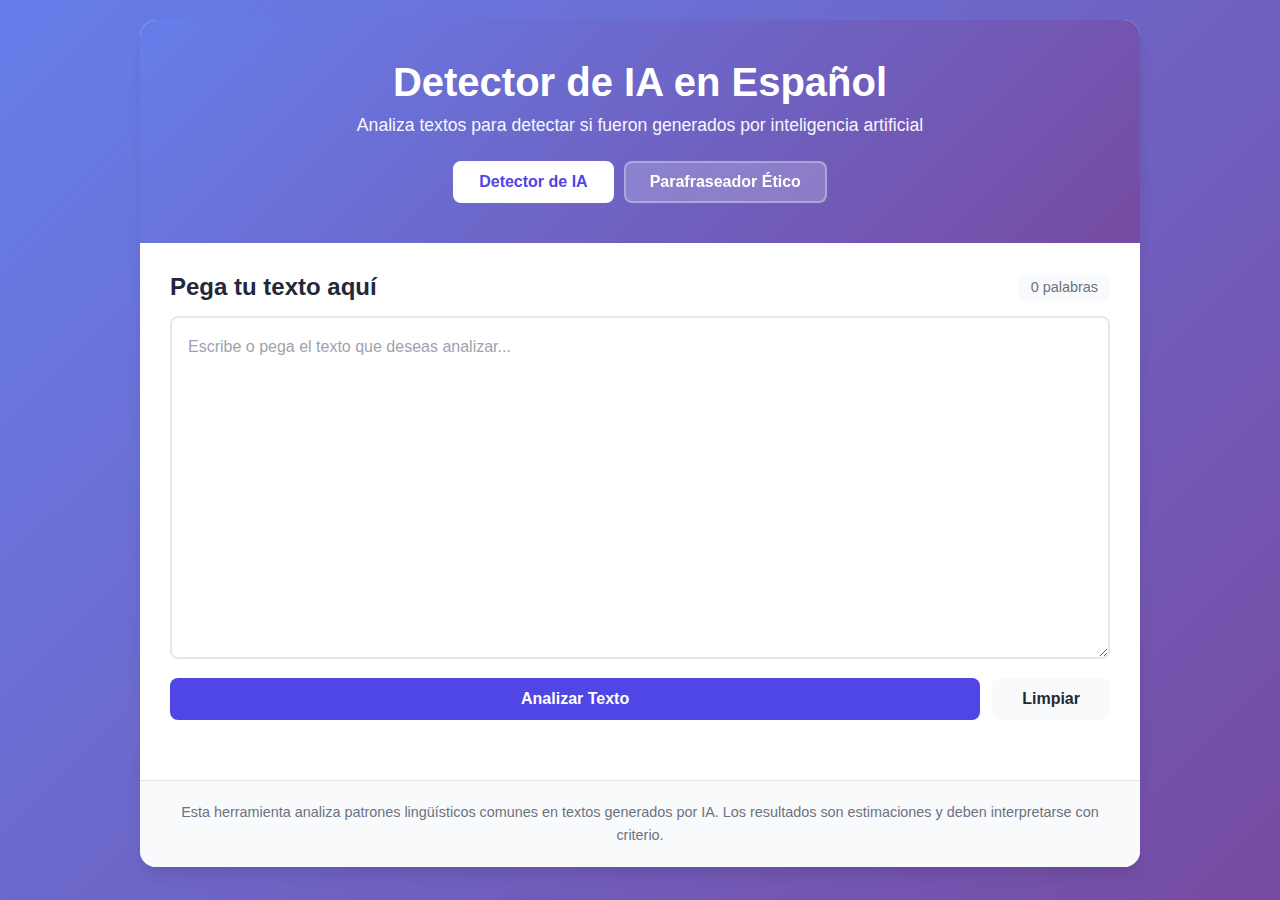
<file: index.html>
<!DOCTYPE html>
<html lang="es">
<head>
    <meta charset="UTF-8">
    <meta name="viewport" content="width=device-width, initial-scale=1.0">
    <title>Detector de IA en Español</title>
    <link rel="stylesheet" href="styles.css">
</head>
<body>
    <div class="container">
        <header>
            <h1>Detector de IA en Español</h1>
            <p class="subtitle">Analiza textos para detectar si fueron generados por inteligencia artificial</p>

            <nav class="tabs">
                <button class="tab-btn active" data-tab="detector">Detector de IA</button>
                <button class="tab-btn" data-tab="paraphraser">Parafraseador Ético</button>
            </nav>
        </header>

        <main>
            <!-- AI Detector Tab -->
            <div id="detectorTab" class="tab-content active">
            <div class="input-section">
                <div class="section-header">
                    <h2>Pega tu texto aquí</h2>
                    <span class="word-count" id="wordCount">0 palabras</span>
                </div>
                <textarea
                    id="textInput"
                    placeholder="Escribe o pega el texto que deseas analizar..."
                    rows="12"
                ></textarea>
                <div class="button-container">
                    <button id="analyzeBtn" class="primary-btn">Analizar Texto</button>
                    <button id="clearBtn" class="secondary-btn">Limpiar</button>
                </div>
            </div>

            <div class="progress-section" id="progressSection" style="display: none;">
                <div class="progress-container">
                    <div class="progress-text" id="progressText">Iniciando análisis...</div>
                    <div class="progress-bar-container">
                        <div class="progress-bar-fill" id="progressBar"></div>
                    </div>
                </div>
            </div>

            <div class="results-section" id="resultsSection" style="display: none;">
                <div class="section-header">
                    <h2>Resultados del Análisis</h2>
                </div>

                <div class="probability-card">
                    <div class="probability-label">Probabilidad de ser generado por IA</div>
                    <div class="probability-score" id="probabilityScore">0%</div>
                    <div class="probability-bar">
                        <div class="probability-fill" id="probabilityFill"></div>
                    </div>
                    <div class="verdict" id="verdict"></div>
                </div>

                <div class="analysis-details">
                    <h3>Detalles del Análisis</h3>
                    <div class="details-grid">
                        <div class="detail-item">
                            <span class="detail-label">Uniformidad del texto:</span>
                            <span class="detail-value" id="uniformity">-</span>
                        </div>
                        <div class="detail-item">
                            <span class="detail-label">Complejidad léxica:</span>
                            <span class="detail-value" id="complexity">-</span>
                        </div>
                        <div class="detail-item">
                            <span class="detail-label">Variación de oraciones:</span>
                            <span class="detail-value" id="sentenceVariation">-</span>
                        </div>
                        <div class="detail-item">
                            <span class="detail-label">Patrones repetitivos:</span>
                            <span class="detail-value" id="patterns">-</span>
                        </div>
                        <div class="detail-item">
                            <span class="detail-label">Naturalidad lingüística:</span>
                            <span class="detail-value" id="naturalness">-</span>
                        </div>
                        <div class="detail-item">
                            <span class="detail-label">Uso de conectores:</span>
                            <span class="detail-value" id="connectors">-</span>
                        </div>
                        <div class="detail-item" id="burstinessItem" style="display: none;">
                            <span class="detail-label">Variabilidad (Burstiness):</span>
                            <span class="detail-value" id="burstiness">-</span>
                        </div>
                        <div class="detail-item" id="perplexityItem" style="display: none;">
                            <span class="detail-label">Perplejidad (Perplexity):</span>
                            <span class="detail-value" id="perplexity">-</span>
                        </div>
                        <div class="detail-item">
                            <span class="detail-label">Manipulación detectada:</span>
                            <span class="detail-value" id="manipulation">-</span>
                        </div>
                    </div>
                </div>

                <div class="highlighted-text">
                    <h3>Texto Analizado</h3>
                    <div class="text-display" id="highlightedText"></div>
                    <div class="legend">
                        <span class="legend-item"><span class="color-box high-risk"></span> Alta probabilidad IA</span>
                        <span class="legend-item"><span class="color-box medium-risk"></span> Probabilidad media</span>
                        <span class="legend-item"><span class="color-box low-risk"></span> Probable humano</span>
                    </div>
                </div>
            </div>
            </div>

            <!-- Paraphraser Tab -->
            <div id="paraphraserTab" class="tab-content">
                <div class="input-section">
                    <div class="ethics-notice">
                        <h3>⚖️ Uso Ético del Parafraseador</h3>
                        <ul>
                            <li><strong>Siempre cita la fuente original</strong> - La paráfrasis no elimina la obligación de atribuir</li>
                            <li><strong>No ocultes la autoría</strong> - Parafrasear contenido de otros como si fuera tuyo es deshonesto</li>
                            <li><strong>Respeta los derechos de autor</strong> - Verifica que tienes permiso para usar el contenido</li>
                            <li><strong>Uso educativo</strong> - Esta herramienta es para aprender a parafrasear correctamente</li>
                        </ul>
                    </div>

                    <div class="section-header">
                        <h2>Texto a parafrasear</h2>
                        <span class="word-count" id="paraWordCount">0 palabras</span>
                    </div>
                    <textarea
                        id="paraTextInput"
                        placeholder="Pega el texto que deseas parafrasear..."
                        rows="8"
                    ></textarea>

                    <div class="paraphrase-options">
                        <label for="paraphraseLevel">Nivel de paráfrasis:</label>
                        <select id="paraphraseLevel">
                            <option value="light">Ligero - Cambios mínimos</option>
                            <option value="moderate" selected>Moderado - Reestructuración</option>
                            <option value="heavy">Profundo - Reescritura completa</option>
                        </select>
                    </div>

                    <div class="button-container">
                        <button id="paraphraseBtn" class="primary-btn">Parafrasear Texto</button>
                        <button id="paraClearBtn" class="secondary-btn">Limpiar</button>
                    </div>
                </div>

                <div class="progress-section" id="paraProgressSection" style="display: none;">
                    <div class="progress-container">
                        <div class="progress-text" id="paraProgressText">Iniciando paráfrasis...</div>
                        <div class="progress-bar-container">
                            <div class="progress-bar-fill" id="paraProgressBar"></div>
                        </div>
                    </div>
                </div>

                <div class="results-section" id="paraResultsSection" style="display: none;">
                    <div class="section-header">
                        <h2>Alternativas de Paráfrasis</h2>
                    </div>

                    <!-- Warnings -->
                    <div id="warningsContainer" class="warnings-container" style="display: none;"></div>

                    <!-- Original text -->
                    <div class="original-text-box">
                        <h3>Texto Original</h3>
                        <div class="text-display" id="originalTextDisplay"></div>
                    </div>

                    <!-- Alternatives -->
                    <div class="alternatives-container" id="alternativesContainer"></div>

                    <!-- Citation suggestions -->
                    <div class="citation-box">
                        <h3>📚 Recuerda Citar la Fuente</h3>
                        <div id="citationSuggestions">
                            <p><strong>La paráfrasis NO elimina la necesidad de citar.</strong> Aquí hay algunos formatos:</p>
                            <div class="citation-formats">
                                <div class="citation-format">
                                    <strong>APA:</strong>
                                    <code id="apaFormat">Apellido, A. (Año). Título del trabajo. Editorial.</code>
                                </div>
                                <div class="citation-format">
                                    <strong>MLA:</strong>
                                    <code id="mlaFormat">Apellido, Nombre. "Título." Publicación, Fecha.</code>
                                </div>
                                <div class="citation-format">
                                    <strong>Chicago:</strong>
                                    <code id="chicagoFormat">Apellido, Nombre. Título. Ciudad: Editorial, Año.</code>
                                </div>
                            </div>
                            <div class="citation-advice" id="citationAdvice"></div>
                        </div>
                    </div>

                    <!-- Metadata -->
                    <div class="metadata-box" id="metadataBox">
                        <h4>Información del Análisis</h4>
                        <div class="metadata-grid">
                            <div><strong>Nivel aplicado:</strong> <span id="metaLevel">-</span></div>
                            <div><strong>Tono detectado:</strong> <span id="metaTone">-</span></div>
                            <div><strong>Verificación de fidelidad:</strong> <span id="metaFidelity">-</span></div>
                        </div>
                    </div>
                </div>
            </div>
        </main>

        <footer>
            <p>Esta herramienta analiza patrones lingüísticos comunes en textos generados por IA. Los resultados son estimaciones y deben interpretarse con criterio.</p>
        </footer>
    </div>

    <script src="config.js"></script>
    <script src="detector-enhanced.js"></script>
    <script src="paraphraser.js"></script>
    <script src="paraphraser-ui.js"></script>
</body>
</html>
</file>
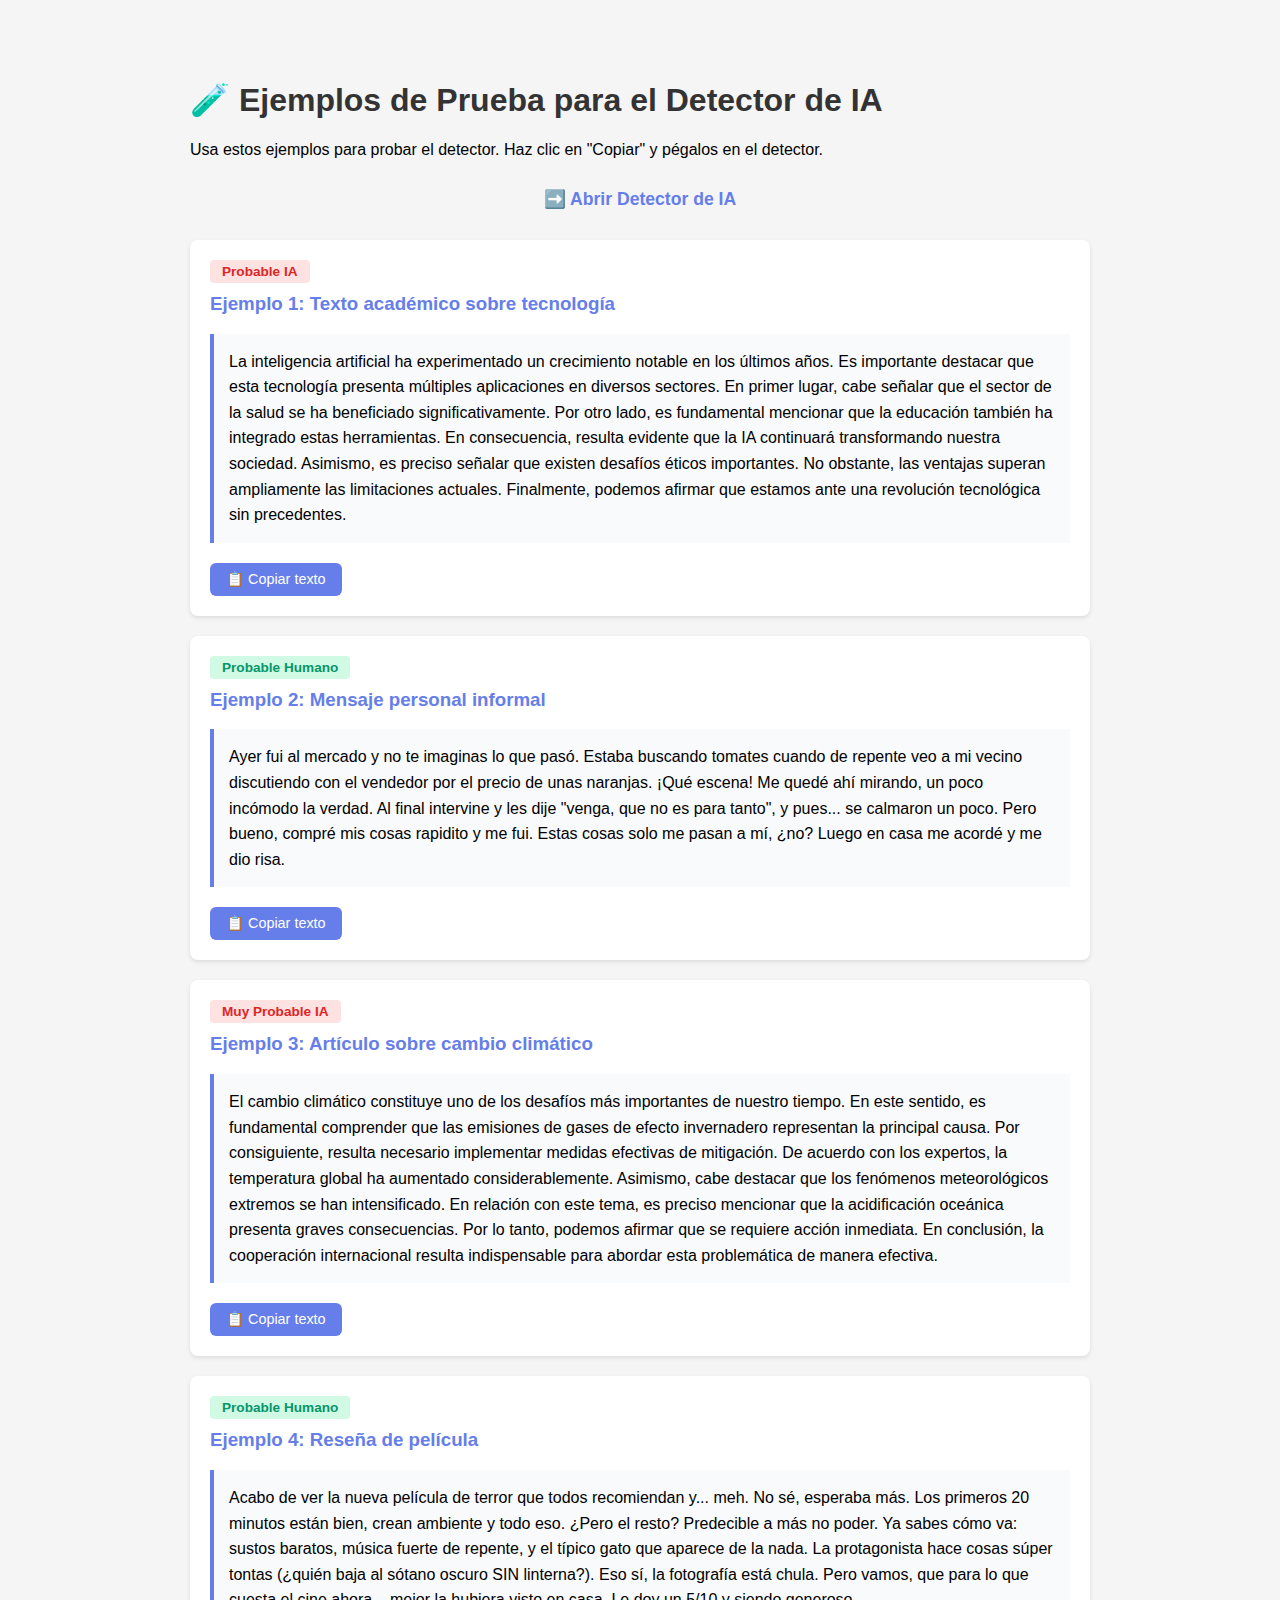
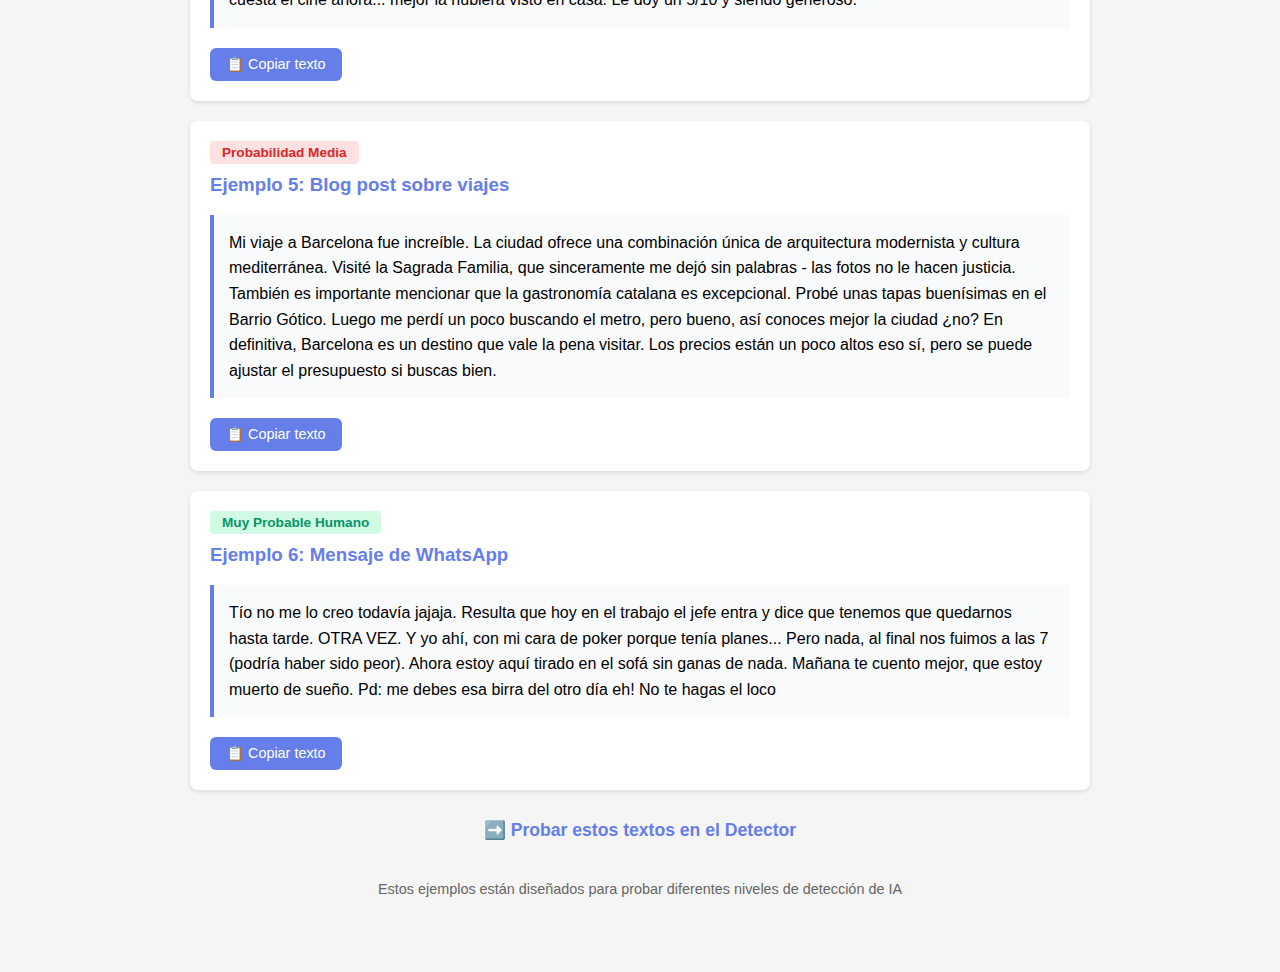
<file: test-examples.html>
<!DOCTYPE html>
<html lang="es">
<head>
    <meta charset="UTF-8">
    <meta name="viewport" content="width=device-width, initial-scale=1.0">
    <title>Ejemplos de Prueba - Detector de IA</title>
    <style>
        body {
            font-family: -apple-system, BlinkMacSystemFont, 'Segoe UI', Roboto, sans-serif;
            max-width: 900px;
            margin: 40px auto;
            padding: 20px;
            background: #f5f5f5;
        }
        h1 { color: #333; }
        .example {
            background: white;
            padding: 20px;
            margin: 20px 0;
            border-radius: 8px;
            box-shadow: 0 2px 4px rgba(0,0,0,0.1);
        }
        .example h3 {
            color: #667eea;
            margin-top: 0;
        }
        .example-text {
            background: #f9fafb;
            padding: 15px;
            border-left: 4px solid #667eea;
            margin: 10px 0;
            line-height: 1.6;
        }
        .label {
            display: inline-block;
            padding: 4px 12px;
            border-radius: 4px;
            font-size: 0.85rem;
            font-weight: 600;
            margin-bottom: 10px;
        }
        .ai { background: #fee2e2; color: #dc2626; }
        .human { background: #d1fae5; color: #059669; }
        button {
            background: #667eea;
            color: white;
            border: none;
            padding: 8px 16px;
            border-radius: 6px;
            cursor: pointer;
            font-size: 0.9rem;
            margin-top: 10px;
        }
        button:hover {
            background: #5568d3;
        }
        .link {
            text-align: center;
            margin: 30px 0;
        }
        .link a {
            color: #667eea;
            text-decoration: none;
            font-weight: 600;
            font-size: 1.1rem;
        }
    </style>
</head>
<body>
    <h1>🧪 Ejemplos de Prueba para el Detector de IA</h1>
    <p>Usa estos ejemplos para probar el detector. Haz clic en "Copiar" y pégalos en el detector.</p>

    <div class="link">
        <a href="index.html" target="_blank">➡️ Abrir Detector de IA</a>
    </div>

    <!-- Ejemplo 1: Texto generado por IA -->
    <div class="example">
        <span class="label ai">Probable IA</span>
        <h3>Ejemplo 1: Texto académico sobre tecnología</h3>
        <div class="example-text" id="example1">
La inteligencia artificial ha experimentado un crecimiento notable en los últimos años. Es importante destacar que esta tecnología presenta múltiples aplicaciones en diversos sectores. En primer lugar, cabe señalar que el sector de la salud se ha beneficiado significativamente. Por otro lado, es fundamental mencionar que la educación también ha integrado estas herramientas. En consecuencia, resulta evidente que la IA continuará transformando nuestra sociedad. Asimismo, es preciso señalar que existen desafíos éticos importantes. No obstante, las ventajas superan ampliamente las limitaciones actuales. Finalmente, podemos afirmar que estamos ante una revolución tecnológica sin precedentes.
        </div>
        <button onclick="copyText('example1')">📋 Copiar texto</button>
    </div>

    <!-- Ejemplo 2: Texto humano natural -->
    <div class="example">
        <span class="label human">Probable Humano</span>
        <h3>Ejemplo 2: Mensaje personal informal</h3>
        <div class="example-text" id="example2">
Ayer fui al mercado y no te imaginas lo que pasó. Estaba buscando tomates cuando de repente veo a mi vecino discutiendo con el vendedor por el precio de unas naranjas. ¡Qué escena! Me quedé ahí mirando, un poco incómodo la verdad. Al final intervine y les dije "venga, que no es para tanto", y pues... se calmaron un poco. Pero bueno, compré mis cosas rapidito y me fui. Estas cosas solo me pasan a mí, ¿no? Luego en casa me acordé y me dio risa.
        </div>
        <button onclick="copyText('example2')">📋 Copiar texto</button>
    </div>

    <!-- Ejemplo 3: Texto IA con muchos conectores -->
    <div class="example">
        <span class="label ai">Muy Probable IA</span>
        <h3>Ejemplo 3: Artículo sobre cambio climático</h3>
        <div class="example-text" id="example3">
El cambio climático constituye uno de los desafíos más importantes de nuestro tiempo. En este sentido, es fundamental comprender que las emisiones de gases de efecto invernadero representan la principal causa. Por consiguiente, resulta necesario implementar medidas efectivas de mitigación. De acuerdo con los expertos, la temperatura global ha aumentado considerablemente. Asimismo, cabe destacar que los fenómenos meteorológicos extremos se han intensificado. En relación con este tema, es preciso mencionar que la acidificación oceánica presenta graves consecuencias. Por lo tanto, podemos afirmar que se requiere acción inmediata. En conclusión, la cooperación internacional resulta indispensable para abordar esta problemática de manera efectiva.
        </div>
        <button onclick="copyText('example3')">📋 Copiar texto</button>
    </div>

    <!-- Ejemplo 4: Texto humano con opiniones -->
    <div class="example">
        <span class="label human">Probable Humano</span>
        <h3>Ejemplo 4: Reseña de película</h3>
        <div class="example-text" id="example4">
Acabo de ver la nueva película de terror que todos recomiendan y... meh. No sé, esperaba más. Los primeros 20 minutos están bien, crean ambiente y todo eso. ¿Pero el resto? Predecible a más no poder. Ya sabes cómo va: sustos baratos, música fuerte de repente, y el típico gato que aparece de la nada. La protagonista hace cosas súper tontas (¿quién baja al sótano oscuro SIN linterna?). Eso sí, la fotografía está chula. Pero vamos, que para lo que cuesta el cine ahora... mejor la hubiera visto en casa. Le doy un 5/10 y siendo generoso.
        </div>
        <button onclick="copyText('example4')">📋 Copiar texto</button>
    </div>

    <!-- Ejemplo 5: Mezcla (humano editando IA) -->
    <div class="example">
        <span class="label ai">Probabilidad Media</span>
        <h3>Ejemplo 5: Blog post sobre viajes</h3>
        <div class="example-text" id="example5">
Mi viaje a Barcelona fue increíble. La ciudad ofrece una combinación única de arquitectura modernista y cultura mediterránea. Visité la Sagrada Familia, que sinceramente me dejó sin palabras - las fotos no le hacen justicia. También es importante mencionar que la gastronomía catalana es excepcional. Probé unas tapas buenísimas en el Barrio Gótico. Luego me perdí un poco buscando el metro, pero bueno, así conoces mejor la ciudad ¿no? En definitiva, Barcelona es un destino que vale la pena visitar. Los precios están un poco altos eso sí, pero se puede ajustar el presupuesto si buscas bien.
        </div>
        <button onclick="copyText('example5')">📋 Copiar texto</button>
    </div>

    <!-- Ejemplo 6: Texto muy humano con errores -->
    <div class="example">
        <span class="label human">Muy Probable Humano</span>
        <h3>Ejemplo 6: Mensaje de WhatsApp</h3>
        <div class="example-text" id="example6">
Tío no me lo creo todavía jajaja. Resulta que hoy en el trabajo el jefe entra y dice que tenemos que quedarnos hasta tarde. OTRA VEZ. Y yo ahí, con mi cara de poker porque tenía planes... Pero nada, al final nos fuimos a las 7 (podría haber sido peor). Ahora estoy aquí tirado en el sofá sin ganas de nada. Mañana te cuento mejor, que estoy muerto de sueño. Pd: me debes esa birra del otro día eh! No te hagas el loco
        </div>
        <button onclick="copyText('example6')">📋 Copiar texto</button>
    </div>

    <div class="link">
        <a href="index.html" target="_blank">➡️ Probar estos textos en el Detector</a>
    </div>

    <script>
        function copyText(elementId) {
            const text = document.getElementById(elementId).textContent.trim();
            navigator.clipboard.writeText(text).then(() => {
                alert('✅ Texto copiado! Ahora pégalo en el detector.');
            }).catch(err => {
                alert('Error al copiar: ' + err);
            });
        }
    </script>

    <footer style="text-align: center; margin-top: 40px; color: #666; font-size: 0.9rem;">
        <p>Estos ejemplos están diseñados para probar diferentes niveles de detección de IA</p>
    </footer>
</body>
</html>
</file>
<file: styles.css>
/* Spanish AI Detector Styles */

* {
    margin: 0;
    padding: 0;
    box-sizing: border-box;
}

:root {
    --primary-color: #4f46e5;
    --primary-hover: #4338ca;
    --success-color: #10b981;
    --warning-color: #f59e0b;
    --danger-color: #ef4444;
    --text-primary: #1f2937;
    --text-secondary: #6b7280;
    --border-color: #e5e7eb;
    --bg-light: #f9fafb;
    --bg-white: #ffffff;
    --shadow-sm: 0 1px 2px 0 rgba(0, 0, 0, 0.05);
    --shadow-md: 0 4px 6px -1px rgba(0, 0, 0, 0.1);
    --shadow-lg: 0 10px 15px -3px rgba(0, 0, 0, 0.1);
}

body {
    font-family: -apple-system, BlinkMacSystemFont, 'Segoe UI', Roboto, 'Helvetica Neue', Arial, sans-serif;
    background: linear-gradient(135deg, #667eea 0%, #764ba2 100%);
    min-height: 100vh;
    padding: 20px;
    color: var(--text-primary);
}

.container {
    max-width: 1000px;
    margin: 0 auto;
    background: var(--bg-white);
    border-radius: 16px;
    box-shadow: var(--shadow-lg);
    overflow: hidden;
}

header {
    background: linear-gradient(135deg, #667eea 0%, #764ba2 100%);
    color: white;
    padding: 40px 30px;
    text-align: center;
}

header h1 {
    font-size: 2.5rem;
    margin-bottom: 10px;
    font-weight: 700;
}

.subtitle {
    font-size: 1.1rem;
    opacity: 0.95;
    font-weight: 300;
}

main {
    padding: 30px;
}

.section-header {
    display: flex;
    justify-content: space-between;
    align-items: center;
    margin-bottom: 15px;
}

.section-header h2 {
    font-size: 1.5rem;
    color: var(--text-primary);
    font-weight: 600;
}

.word-count {
    color: var(--text-secondary);
    font-size: 0.9rem;
    background: var(--bg-light);
    padding: 6px 12px;
    border-radius: 6px;
}

.input-section {
    margin-bottom: 30px;
}

.api-warning {
    background: linear-gradient(135deg, #fef3c7 0%, #fde68a 100%);
    border-left: 4px solid #f59e0b;
    padding: 15px 20px;
    border-radius: 8px;
    margin-bottom: 20px;
    font-size: 0.9rem;
    line-height: 1.6;
}

.api-warning strong {
    color: #92400e;
    display: block;
    margin-bottom: 5px;
}

.api-warning a {
    color: #b45309;
    text-decoration: underline;
    font-weight: 600;
}

.api-warning a:hover {
    color: #92400e;
}

.progress-section {
    margin: 30px 0;
    padding: 25px;
    background: var(--bg-light);
    border-radius: 12px;
    animation: fadeIn 0.3s ease;
}

.progress-container {
    max-width: 600px;
    margin: 0 auto;
}

.progress-text {
    text-align: center;
    color: var(--text-primary);
    font-weight: 600;
    margin-bottom: 15px;
    font-size: 1rem;
}

.progress-bar-container {
    width: 100%;
    height: 8px;
    background: var(--bg-white);
    border-radius: 4px;
    overflow: hidden;
    box-shadow: inset 0 1px 3px rgba(0, 0, 0, 0.1);
}

.progress-bar-fill {
    height: 100%;
    background: linear-gradient(90deg, #667eea 0%, #764ba2 100%);
    border-radius: 4px;
    transition: width 0.3s ease;
    width: 0%;
}

.api-badge {
    background: rgba(16, 185, 129, 0.2);
    color: #065f46;
    padding: 8px 12px;
    border-radius: 6px;
    font-size: 0.85rem;
    margin-top: 10px;
    display: inline-block;
}

#textInput {
    width: 100%;
    padding: 16px;
    border: 2px solid var(--border-color);
    border-radius: 8px;
    font-size: 1rem;
    font-family: inherit;
    resize: vertical;
    transition: border-color 0.3s ease;
    line-height: 1.6;
}

#textInput:focus {
    outline: none;
    border-color: var(--primary-color);
    box-shadow: 0 0 0 3px rgba(79, 70, 229, 0.1);
}

#textInput::placeholder {
    color: #9ca3af;
}

.button-container {
    display: flex;
    gap: 12px;
    margin-top: 15px;
}

button {
    padding: 12px 24px;
    border: none;
    border-radius: 8px;
    font-size: 1rem;
    font-weight: 600;
    cursor: pointer;
    transition: all 0.3s ease;
    font-family: inherit;
}

.primary-btn {
    background: var(--primary-color);
    color: white;
    flex: 1;
}

.primary-btn:hover {
    background: var(--primary-hover);
    transform: translateY(-1px);
    box-shadow: var(--shadow-md);
}

.secondary-btn {
    background: var(--bg-light);
    color: var(--text-primary);
    padding: 12px 30px;
}

.secondary-btn:hover {
    background: #e5e7eb;
}

.results-section {
    margin-top: 40px;
    padding-top: 30px;
    border-top: 2px solid var(--border-color);
}

.probability-card {
    background: linear-gradient(135deg, #667eea 0%, #764ba2 100%);
    border-radius: 12px;
    padding: 30px;
    color: white;
    margin-bottom: 30px;
}

.probability-label {
    font-size: 0.9rem;
    opacity: 0.9;
    margin-bottom: 10px;
    text-transform: uppercase;
    letter-spacing: 1px;
}

.probability-score {
    font-size: 3.5rem;
    font-weight: 700;
    margin-bottom: 15px;
}

.probability-bar {
    width: 100%;
    height: 12px;
    background: rgba(255, 255, 255, 0.3);
    border-radius: 6px;
    overflow: hidden;
    margin-bottom: 20px;
}

.probability-fill {
    height: 100%;
    border-radius: 6px;
    transition: width 0.6s ease, background 0.3s ease;
}

.probability-fill.high {
    background: #ef4444;
}

.probability-fill.medium {
    background: #f59e0b;
}

.probability-fill.low {
    background: #10b981;
}

.verdict {
    background: rgba(255, 255, 255, 0.2);
    padding: 15px;
    border-radius: 8px;
    backdrop-filter: blur(10px);
}

.verdict strong {
    display: block;
    font-size: 1.2rem;
    margin-bottom: 8px;
}

.verdict p {
    opacity: 0.95;
    font-size: 0.95rem;
    line-height: 1.5;
}

.analysis-details {
    background: var(--bg-light);
    border-radius: 12px;
    padding: 25px;
    margin-bottom: 30px;
}

.analysis-details h3 {
    font-size: 1.3rem;
    margin-bottom: 20px;
    color: var(--text-primary);
}

.details-grid {
    display: grid;
    grid-template-columns: repeat(auto-fit, minmax(250px, 1fr));
    gap: 15px;
}

.detail-item {
    display: flex;
    justify-content: space-between;
    align-items: center;
    padding: 12px;
    background: white;
    border-radius: 8px;
    border: 1px solid var(--border-color);
}

.detail-label {
    color: var(--text-secondary);
    font-size: 0.9rem;
}

.detail-value {
    font-weight: 600;
}

.metric-badge {
    padding: 4px 12px;
    border-radius: 6px;
    font-size: 0.85rem;
    font-weight: 600;
}

.metric-badge.high {
    background: #fee2e2;
    color: #dc2626;
}

.metric-badge.medium {
    background: #fef3c7;
    color: #d97706;
}

.metric-badge.low {
    background: #d1fae5;
    color: #059669;
}

.highlighted-text {
    background: var(--bg-light);
    border-radius: 12px;
    padding: 25px;
}

.highlighted-text h3 {
    font-size: 1.3rem;
    margin-bottom: 20px;
    color: var(--text-primary);
}

.text-display {
    background: white;
    padding: 20px;
    border-radius: 8px;
    line-height: 1.8;
    font-size: 1rem;
    border: 1px solid var(--border-color);
    margin-bottom: 15px;
}

.highlight-high {
    background: rgba(239, 68, 68, 0.2);
    padding: 2px 4px;
    border-radius: 3px;
    cursor: help;
    transition: background 0.2s ease;
}

.highlight-high:hover {
    background: rgba(239, 68, 68, 0.3);
}

.highlight-medium {
    background: rgba(245, 158, 11, 0.2);
    padding: 2px 4px;
    border-radius: 3px;
    cursor: help;
    transition: background 0.2s ease;
}

.highlight-medium:hover {
    background: rgba(245, 158, 11, 0.3);
}

.highlight-low {
    background: rgba(16, 185, 129, 0.15);
    padding: 2px 4px;
    border-radius: 3px;
    cursor: help;
    transition: background 0.2s ease;
}

.highlight-low:hover {
    background: rgba(16, 185, 129, 0.25);
}

.legend {
    display: flex;
    gap: 20px;
    flex-wrap: wrap;
}

.legend-item {
    display: flex;
    align-items: center;
    gap: 8px;
    font-size: 0.9rem;
    color: var(--text-secondary);
}

.color-box {
    width: 20px;
    height: 20px;
    border-radius: 4px;
    border: 1px solid rgba(0, 0, 0, 0.1);
}

.color-box.high-risk {
    background: rgba(239, 68, 68, 0.3);
}

.color-box.medium-risk {
    background: rgba(245, 158, 11, 0.3);
}

.color-box.low-risk {
    background: rgba(16, 185, 129, 0.25);
}

footer {
    background: var(--bg-light);
    padding: 20px 30px;
    text-align: center;
    color: var(--text-secondary);
    font-size: 0.9rem;
    line-height: 1.6;
    border-top: 1px solid var(--border-color);
}

/* Responsive Design */
@media (max-width: 768px) {
    header h1 {
        font-size: 2rem;
    }

    .subtitle {
        font-size: 1rem;
    }

    main {
        padding: 20px;
    }

    .probability-score {
        font-size: 2.5rem;
    }

    .button-container {
        flex-direction: column;
    }

    .secondary-btn {
        width: 100%;
    }

    .details-grid {
        grid-template-columns: 1fr;
    }

    .legend {
        flex-direction: column;
        gap: 10px;
    }
}

/* Animations */
@keyframes fadeIn {
    from {
        opacity: 0;
        transform: translateY(20px);
    }
    to {
        opacity: 1;
        transform: translateY(0);
    }
}

.results-section {
    animation: fadeIn 0.5s ease;
}

/* Loading State */
.primary-btn:disabled {
    opacity: 0.6;
    cursor: not-allowed;
    transform: none;
}

/* Scrollbar Styling */
#textInput::-webkit-scrollbar {
    width: 8px;
}

#textInput::-webkit-scrollbar-track {
    background: var(--bg-light);
    border-radius: 4px;
}

#textInput::-webkit-scrollbar-thumb {
    background: #cbd5e1;
    border-radius: 4px;
}

#textInput::-webkit-scrollbar-thumb:hover {
    background: #94a3b8;
}

/* Tab Navigation Styles */
.tabs {
    display: flex;
    gap: 10px;
    justify-content: center;
    margin-top: 25px;
}

.tab-btn {
    padding: 10px 24px;
    background: rgba(255, 255, 255, 0.2);
    color: white;
    border: 2px solid rgba(255, 255, 255, 0.3);
    border-radius: 8px;
    font-size: 1rem;
    font-weight: 600;
    cursor: pointer;
    transition: all 0.3s ease;
    backdrop-filter: blur(10px);
}

.tab-btn:hover {
    background: rgba(255, 255, 255, 0.3);
    border-color: rgba(255, 255, 255, 0.5);
}

.tab-btn.active {
    background: white;
    color: var(--primary-color);
    border-color: white;
}

.tab-content {
    display: none;
}

.tab-content.active {
    display: block;
}

/* Paraphraser Specific Styles */
.ethics-notice {
    background: linear-gradient(135deg, #dbeafe 0%, #bfdbfe 100%);
    border-left: 4px solid #3b82f6;
    padding: 20px;
    border-radius: 8px;
    margin-bottom: 25px;
}

.ethics-notice h3 {
    color: #1e40af;
    font-size: 1.2rem;
    margin-bottom: 15px;
}

.ethics-notice ul {
    list-style: none;
    padding-left: 0;
}

.ethics-notice li {
    color: #1e3a8a;
    margin-bottom: 10px;
    padding-left: 25px;
    position: relative;
    line-height: 1.5;
}

.ethics-notice li::before {
    content: "✓";
    position: absolute;
    left: 0;
    color: #3b82f6;
    font-weight: bold;
}

.paraphrase-options {
    margin: 15px 0;
    display: flex;
    align-items: center;
    gap: 15px;
}

.paraphrase-options label {
    font-weight: 600;
    color: var(--text-primary);
}

.paraphrase-options select {
    flex: 1;
    padding: 10px 15px;
    border: 2px solid var(--border-color);
    border-radius: 8px;
    font-size: 1rem;
    font-family: inherit;
    background: white;
    cursor: pointer;
    transition: border-color 0.3s ease;
}

.paraphrase-options select:focus {
    outline: none;
    border-color: var(--primary-color);
    box-shadow: 0 0 0 3px rgba(79, 70, 229, 0.1);
}

#paraTextInput {
    width: 100%;
    padding: 16px;
    border: 2px solid var(--border-color);
    border-radius: 8px;
    font-size: 1rem;
    font-family: inherit;
    resize: vertical;
    transition: border-color 0.3s ease;
    line-height: 1.6;
}

#paraTextInput:focus {
    outline: none;
    border-color: var(--primary-color);
    box-shadow: 0 0 0 3px rgba(79, 70, 229, 0.1);
}

#paraTextInput::placeholder {
    color: #9ca3af;
}

/* Warning Boxes */
.warnings-container {
    margin-bottom: 25px;
}

.warning-box {
    padding: 15px 20px;
    border-radius: 8px;
    margin-bottom: 15px;
    border-left: 4px solid;
}

.warning-box.high {
    background: #fee2e2;
    border-color: #dc2626;
    color: #7f1d1d;
}

.warning-box.medium {
    background: #fef3c7;
    border-color: #f59e0b;
    color: #78350f;
}

.warning-box strong {
    display: block;
    margin-bottom: 8px;
    font-size: 1rem;
}

.warning-box p {
    margin: 0;
    line-height: 1.5;
}

/* Original Text Box */
.original-text-box {
    background: var(--bg-light);
    border-radius: 12px;
    padding: 20px;
    margin-bottom: 25px;
}

.original-text-box h3 {
    font-size: 1.2rem;
    margin-bottom: 15px;
    color: var(--text-primary);
}

/* Alternatives Container */
.alternatives-container {
    display: flex;
    flex-direction: column;
    gap: 20px;
    margin-bottom: 30px;
}

.alternative-card {
    background: white;
    border: 2px solid var(--border-color);
    border-radius: 12px;
    padding: 20px;
    transition: all 0.3s ease;
}

.alternative-card:hover {
    border-color: var(--primary-color);
    box-shadow: var(--shadow-md);
}

.alternative-header {
    display: flex;
    justify-content: space-between;
    align-items: center;
    margin-bottom: 15px;
}

.alternative-header h4 {
    color: var(--primary-color);
    font-size: 1.1rem;
    margin: 0;
}

.copy-btn {
    padding: 8px 16px;
    background: var(--success-color);
    color: white;
    border: none;
    border-radius: 6px;
    font-size: 0.9rem;
    font-weight: 600;
    cursor: pointer;
    transition: all 0.3s ease;
}

.copy-btn:hover {
    background: #059669;
    transform: translateY(-1px);
}

.alternative-text {
    background: var(--bg-light);
    padding: 15px;
    border-radius: 8px;
    line-height: 1.8;
    margin-bottom: 12px;
    color: var(--text-primary);
}

.alternative-explanation {
    font-size: 0.9rem;
    color: var(--text-secondary);
    font-style: italic;
}

/* Citation Box */
.citation-box {
    background: linear-gradient(135deg, #f0fdf4 0%, #dcfce7 100%);
    border: 2px solid #10b981;
    border-radius: 12px;
    padding: 25px;
    margin-bottom: 25px;
}

.citation-box h3 {
    color: #065f46;
    font-size: 1.3rem;
    margin-bottom: 15px;
}

.citation-box p {
    color: #064e3b;
    margin-bottom: 15px;
    line-height: 1.6;
}

.citation-formats {
    display: flex;
    flex-direction: column;
    gap: 15px;
    margin-bottom: 20px;
}

.citation-format {
    background: white;
    padding: 15px;
    border-radius: 8px;
    border-left: 4px solid #10b981;
}

.citation-format strong {
    color: #065f46;
    display: block;
    margin-bottom: 8px;
    font-size: 0.95rem;
}

.citation-format code {
    display: block;
    background: var(--bg-light);
    padding: 10px;
    border-radius: 6px;
    font-family: 'Courier New', monospace;
    font-size: 0.9rem;
    color: var(--text-primary);
    overflow-x: auto;
}

.citation-advice {
    background: white;
    padding: 15px;
    border-radius: 8px;
}

.citation-advice ul {
    margin: 0;
    padding-left: 25px;
    color: #064e3b;
}

.citation-advice li {
    margin-bottom: 8px;
    line-height: 1.5;
}

/* Metadata Box */
.metadata-box {
    background: var(--bg-light);
    border-radius: 12px;
    padding: 20px;
}

.metadata-box h4 {
    color: var(--text-primary);
    font-size: 1.1rem;
    margin-bottom: 15px;
}

.metadata-grid {
    display: grid;
    grid-template-columns: repeat(auto-fit, minmax(200px, 1fr));
    gap: 15px;
}

.metadata-grid div {
    background: white;
    padding: 12px;
    border-radius: 8px;
    border: 1px solid var(--border-color);
}

.metadata-grid strong {
    display: block;
    color: var(--text-secondary);
    font-size: 0.85rem;
    margin-bottom: 5px;
    font-weight: 600;
}

.metadata-grid span {
    color: var(--text-primary);
    font-size: 0.95rem;
}

/* Responsive for Paraphraser */
@media (max-width: 768px) {
    .tabs {
        flex-direction: column;
        gap: 8px;
    }

    .tab-btn {
        width: 100%;
    }

    .paraphrase-options {
        flex-direction: column;
        align-items: stretch;
    }

    .alternative-header {
        flex-direction: column;
        align-items: flex-start;
        gap: 10px;
    }

    .copy-btn {
        width: 100%;
    }

    .citation-formats {
        gap: 10px;
    }
}
</file>
